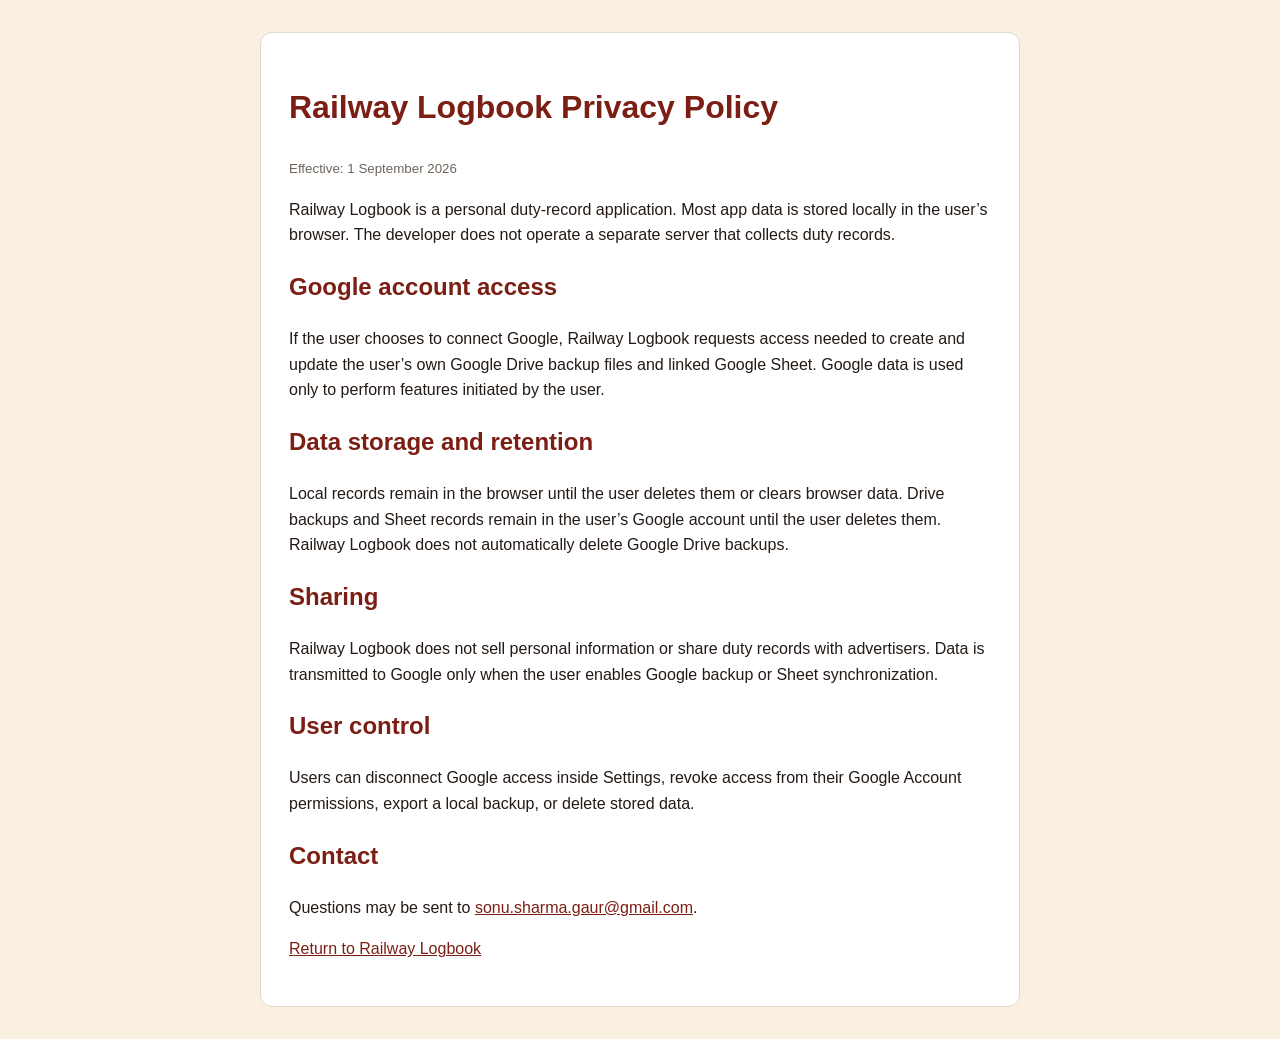
<file: privacy.html>
<!doctype html>
<html lang="en"><head><meta charset="utf-8"><meta name="viewport" content="width=device-width,initial-scale=1"><title>Railway Logbook Privacy Policy</title><style>body{font-family:-apple-system,BlinkMacSystemFont,"Segoe UI",sans-serif;max-width:760px;margin:0 auto;padding:32px 20px;line-height:1.6;color:#241a15;background:#faf0e1}main{background:#fff;padding:28px;border-radius:12px;border:1px solid #e0d8ca}h1,h2{color:#7b1e14}a{color:#7b1e14}small{color:#6f655b}</style></head>
<body><main><h1>Railway Logbook Privacy Policy</h1><small>Effective: 1 September 2026</small>
<p>Railway Logbook is a personal duty-record application. Most app data is stored locally in the user’s browser. The developer does not operate a separate server that collects duty records.</p>
<h2>Google account access</h2><p>If the user chooses to connect Google, Railway Logbook requests access needed to create and update the user’s own Google Drive backup files and linked Google Sheet. Google data is used only to perform features initiated by the user.</p>
<h2>Data storage and retention</h2><p>Local records remain in the browser until the user deletes them or clears browser data. Drive backups and Sheet records remain in the user’s Google account until the user deletes them. Railway Logbook does not automatically delete Google Drive backups.</p>
<h2>Sharing</h2><p>Railway Logbook does not sell personal information or share duty records with advertisers. Data is transmitted to Google only when the user enables Google backup or Sheet synchronization.</p>
<h2>User control</h2><p>Users can disconnect Google access inside Settings, revoke access from their Google Account permissions, export a local backup, or delete stored data.</p>
<h2>Contact</h2><p>Questions may be sent to <a href="mailto:sonu.sharma.gaur@gmail.com">sonu.sharma.gaur@gmail.com</a>.</p>
<p><a href="./">Return to Railway Logbook</a></p></main></body></html>
</file>
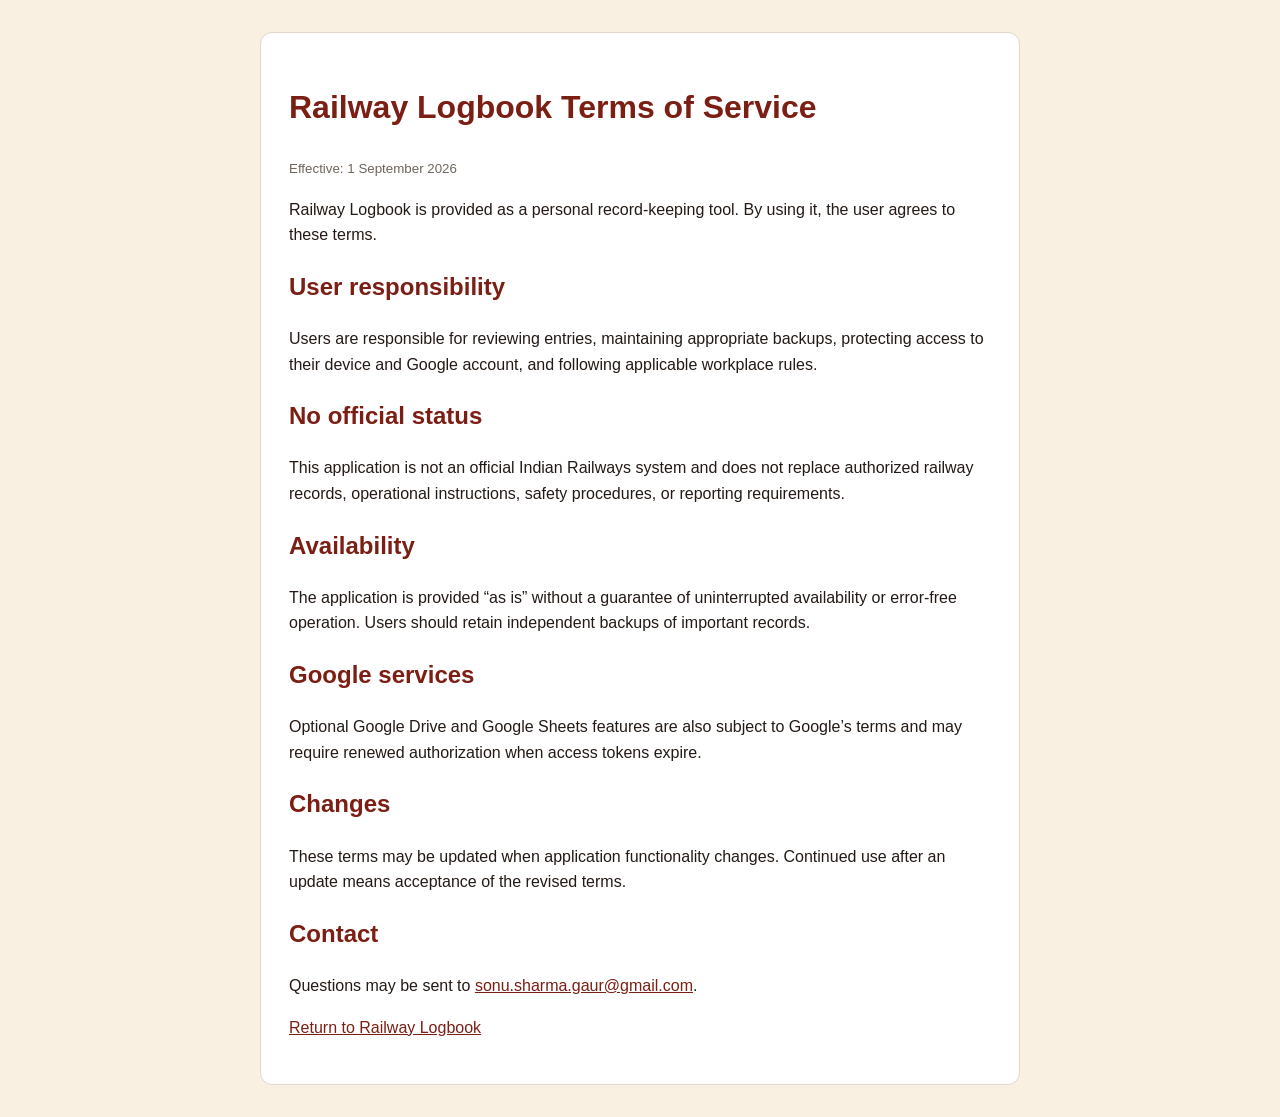
<file: terms.html>
<!doctype html>
<html lang="en"><head><meta charset="utf-8"><meta name="viewport" content="width=device-width,initial-scale=1"><title>Railway Logbook Terms of Service</title><style>body{font-family:-apple-system,BlinkMacSystemFont,"Segoe UI",sans-serif;max-width:760px;margin:0 auto;padding:32px 20px;line-height:1.6;color:#241a15;background:#faf0e1}main{background:#fff;padding:28px;border-radius:12px;border:1px solid #e0d8ca}h1,h2{color:#7b1e14}a{color:#7b1e14}small{color:#6f655b}</style></head>
<body><main><h1>Railway Logbook Terms of Service</h1><small>Effective: 1 September 2026</small>
<p>Railway Logbook is provided as a personal record-keeping tool. By using it, the user agrees to these terms.</p>
<h2>User responsibility</h2><p>Users are responsible for reviewing entries, maintaining appropriate backups, protecting access to their device and Google account, and following applicable workplace rules.</p>
<h2>No official status</h2><p>This application is not an official Indian Railways system and does not replace authorized railway records, operational instructions, safety procedures, or reporting requirements.</p>
<h2>Availability</h2><p>The application is provided “as is” without a guarantee of uninterrupted availability or error-free operation. Users should retain independent backups of important records.</p>
<h2>Google services</h2><p>Optional Google Drive and Google Sheets features are also subject to Google’s terms and may require renewed authorization when access tokens expire.</p>
<h2>Changes</h2><p>These terms may be updated when application functionality changes. Continued use after an update means acceptance of the revised terms.</p>
<h2>Contact</h2><p>Questions may be sent to <a href="mailto:sonu.sharma.gaur@gmail.com">sonu.sharma.gaur@gmail.com</a>.</p>
<p><a href="./">Return to Railway Logbook</a></p></main></body></html>
</file>
